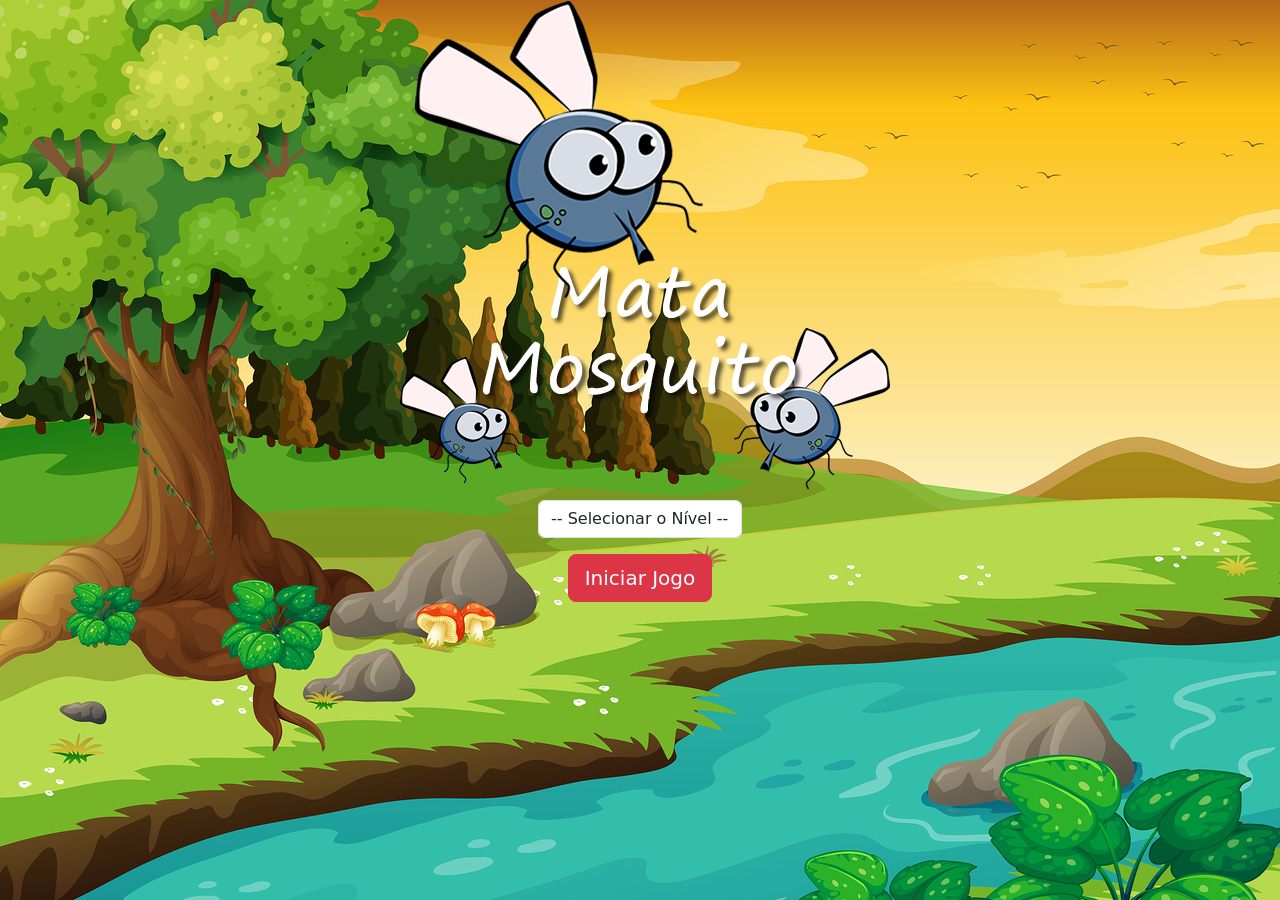
<file: index.html>
<!DOCTYPE html>
<html lang="en">
<head>
    <meta charset="UTF-8">
    <meta name="viewport" content="width=device-width, initial-scale=1.0">
    <title>Mata Mosquito</title>
    <link href="https://cdn.jsdelivr.net/npm/bootstrap@5.3.8/dist/css/bootstrap.min.css" rel="stylesheet" integrity="sha384-sRIl4kxILFvY47J16cr9ZwB07vP4J8+LH7qKQnuqkuIAvNWLzeN8tE5YBujZqJLB" crossorigin="anonymous">
    <link rel="stylesheet" href="estilo.css">
    <script>
       
        function iniciarJogo(){
            var nivel = document.getElementById('nivel').value   

            if (nivel === ''){
                alert("Selecione um nível para iniciar o jogo!")
                return false
            }
            window.location.href = "app.html?" + nivel
        }
    </script>
</head>
<body>
    <div class="container">
        <div class="row">
            <div class="col">
                <div class="d-flex justify-content-center">
                    <img src="imagens/game.png" alt="">
                </div>
            </div>
        </div>
        <div class="row">
            <div class="col">
                <div class="d-flex justify-content-center"> 
                    <div class="mb-3">
                        <select class="form-control" id="nivel">
                            <option value=""> -- Selecionar o Nível -- </option>
                            <option value="normal">Normal</option>
                            <option value="dificil">Difícil</option>
                            <option value="insano">Insano</option>
                        </select>
                    </div>
                </div>
            </div>
        </div>
        <div class="row">
            <div class="col">
                <div class="d-flex justify-content-center">
                    <button type="button" class="btn btn-danger btn-lg" onclick="iniciarJogo()">Iniciar Jogo</button>
                </div>
            </div>
        </div>
    </div>
</body>
</html>
</file>
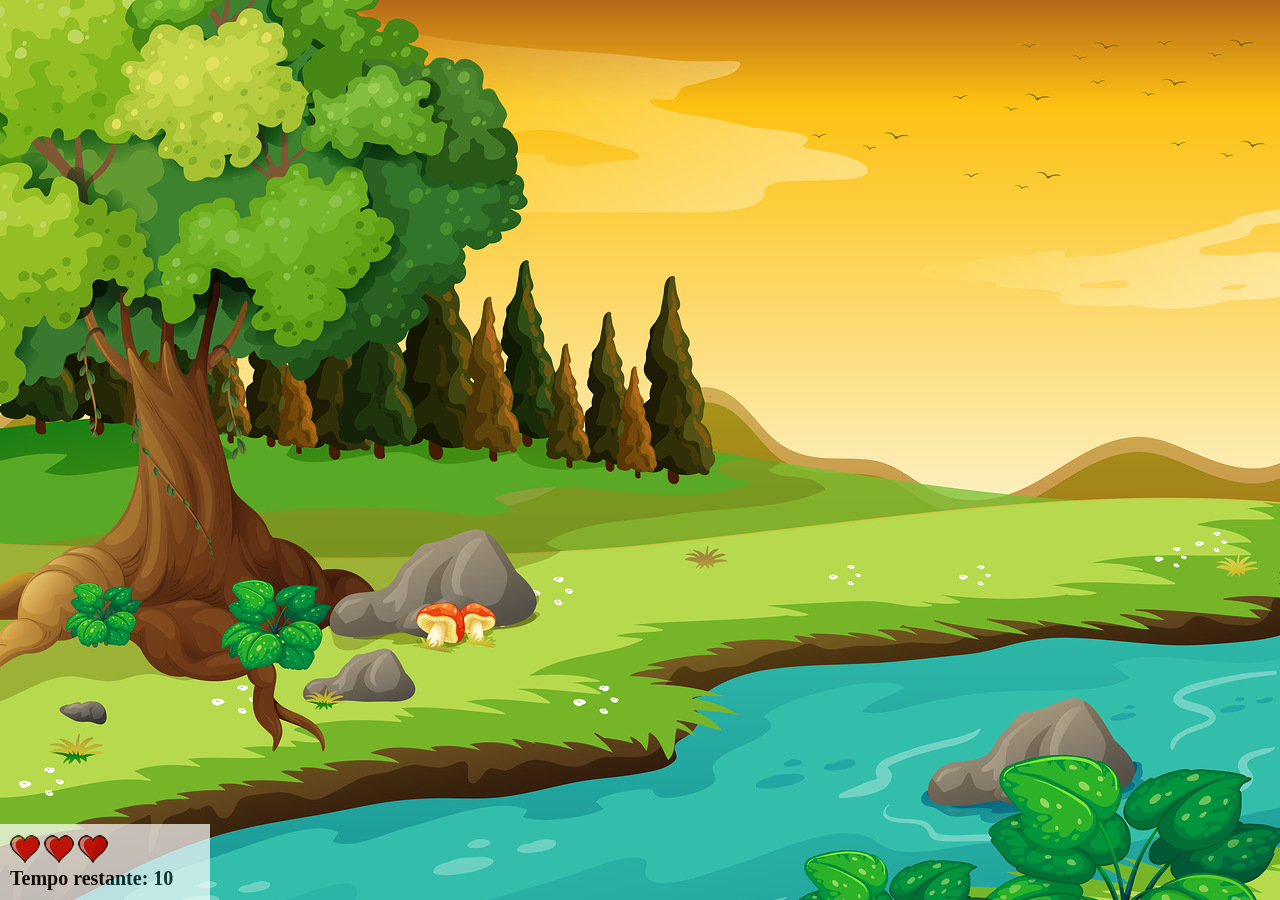
<file: app.html>
<!DOCTYPE html>
<html lang="pt-br">
<head>
    <meta charset="UTF-8">
    <meta name="viewport" content="width=device-width, initial-scale=1.0">
    <title>Document</title>
    <script src="jogo.js"></script>
    <link rel="stylesheet" href="estilo.css">
</head>
<body onresize="ajustaTamanhoPalcoJogo()">
    
    <div class="painel">
        <div class="vidas">
            <img id="v1" src="imagens/coracao_cheio.png">
            <img id="v2" src="imagens/coracao_cheio.png">
            <img id="v3" src="imagens/coracao_cheio.png">
        </div>
        <div class="cronometro">Tempo restante: <span id="cronometro"></span></div>
    </div>

    <script>
        document.getElementById('cronometro').innerHTML = tempo
        var criaMosquito = setInterval(function(){
           posicaoRandomica() 
        }, criaElementoTempo)
    </script>
</body>
</html>
</file>
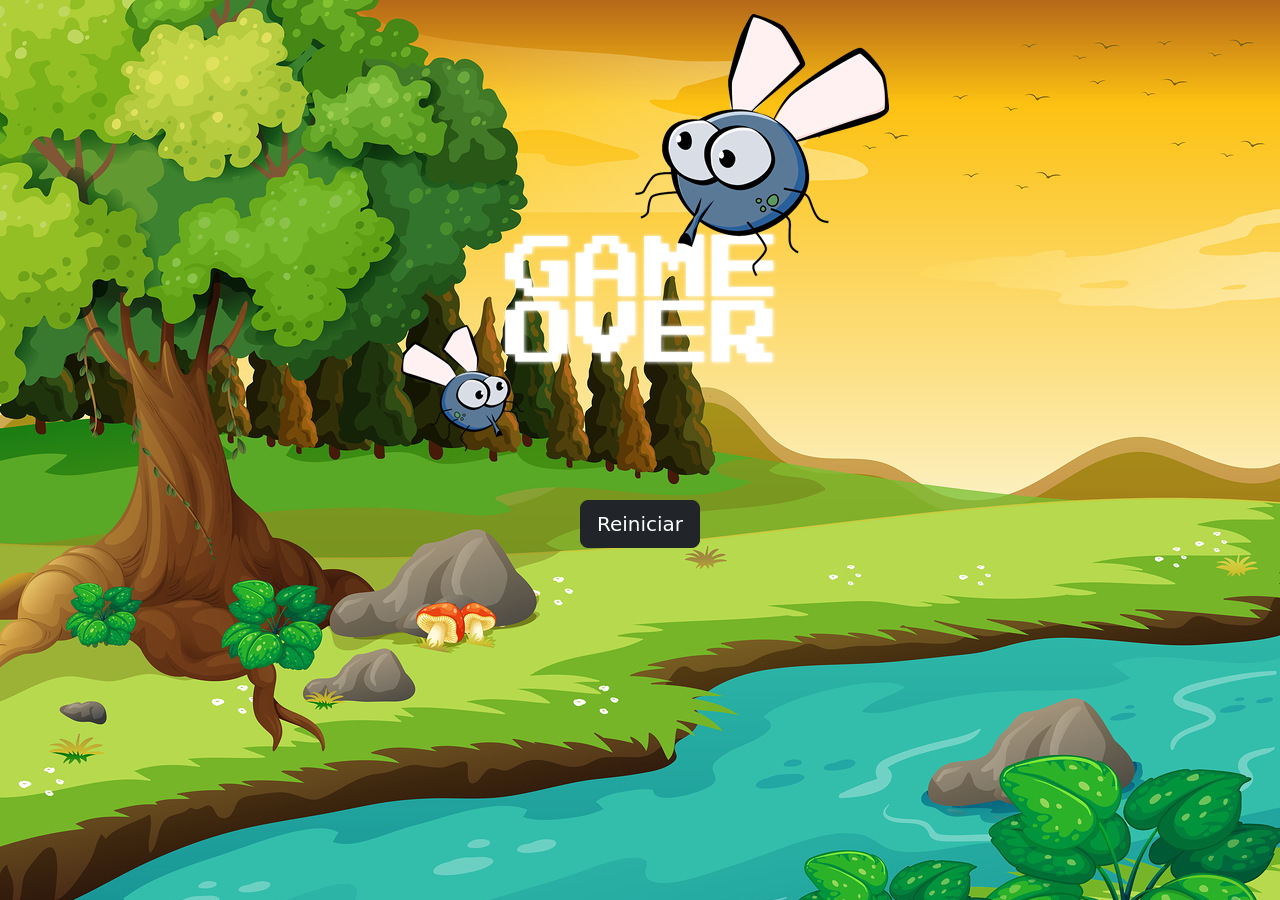
<file: fim_de_jogo.html>
<!DOCTYPE html>
<html lang="en">
<head>
    <meta charset="UTF-8">
    <meta name="viewport" content="width=device-width, initial-scale=1.0">
    <title>Fim de jogo</title>
    <link href="https://cdn.jsdelivr.net/npm/bootstrap@5.3.8/dist/css/bootstrap.min.css" rel="stylesheet" integrity="sha384-sRIl4kxILFvY47J16cr9ZwB07vP4J8+LH7qKQnuqkuIAvNWLzeN8tE5YBujZqJLB" crossorigin="anonymous">
    <link rel="stylesheet" href="estilo.css">
</head>
<body>
    <div class="container">
        <div class="row">
            <div class="col">
                <div class="d-flex justify-content-center">
                    <img src="imagens/game_over.png" alt="">
                </div>
            </div>
        </div>
        <div class="row">
            <div class="col">
                <div class="d-flex justify-content-center">
                    <button type="button" class="btn btn-dark btn-lg" onclick="window.location.href = 'index.html' ">Reiniciar</button>
                </div>
            </div>
        </div>
    </div>
    
</body>
</html>
</file>
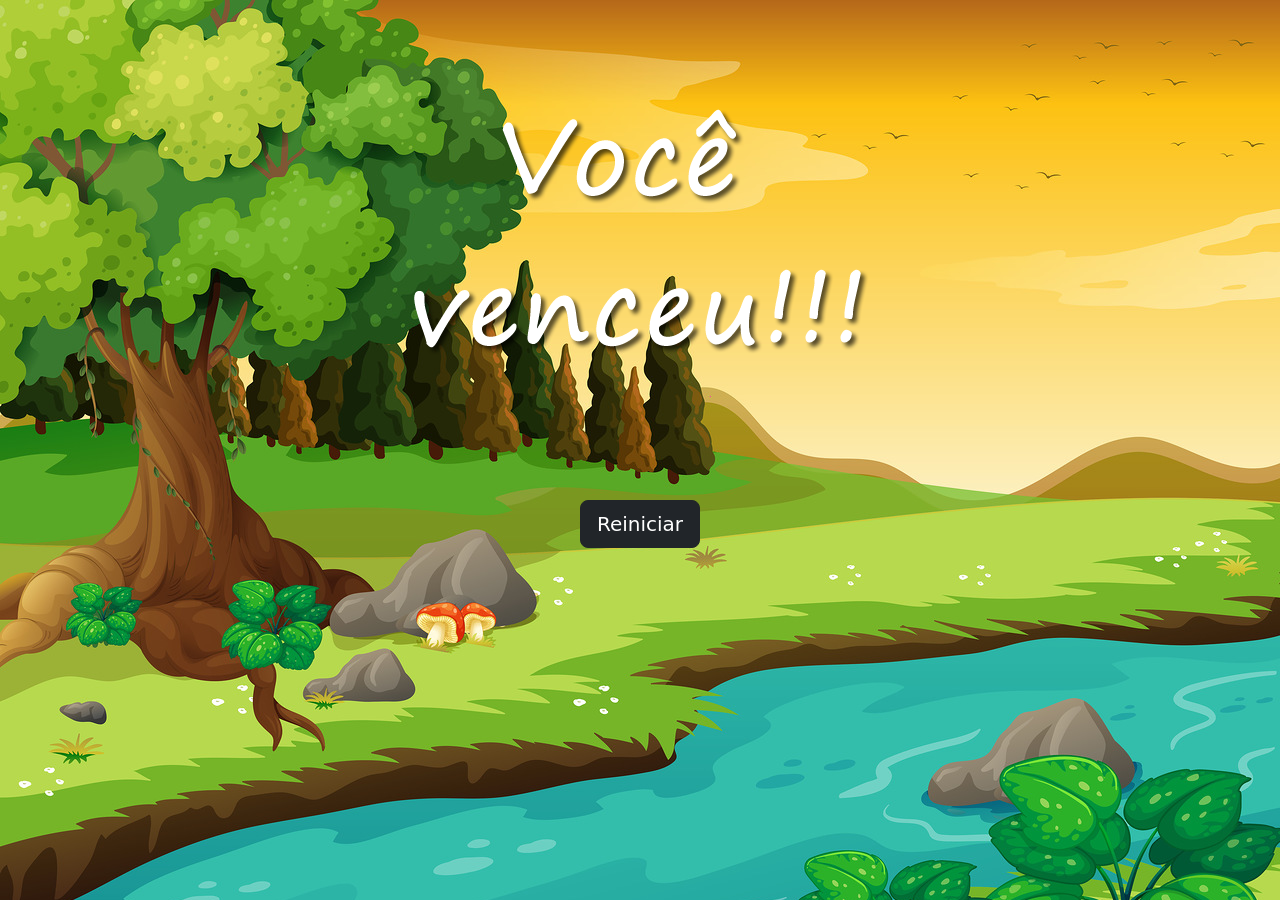
<file: vitoria.html>
<!DOCTYPE html>
<html lang="en">
<head>
    <meta charset="UTF-8">
    <meta name="viewport" content="width=device-width, initial-scale=1.0">
    <title>Mata Mosquito</title>
    <link href="https://cdn.jsdelivr.net/npm/bootstrap@5.3.8/dist/css/bootstrap.min.css" rel="stylesheet" integrity="sha384-sRIl4kxILFvY47J16cr9ZwB07vP4J8+LH7qKQnuqkuIAvNWLzeN8tE5YBujZqJLB" crossorigin="anonymous">
    <link rel="stylesheet" href="estilo.css">
</head>
<body>
    <div class="container">
        <div class="row">
            <div class="col">
                <div class="d-flex justify-content-center">
                    <img src="imagens/vitoria.png" alt="">
                </div>
            </div>
        </div>
        <div class="row">
            <div class="col">
                <div class="d-flex justify-content-center">
                    <button type="button" class="btn btn-dark btn-lg" onclick="window.location.href = 'index.html' ">Reiniciar</button>
                </div>
            </div>
        </div>
    </div>
</body>
</html>
</file>
<file: estilo.css>
html{
    cursor: url(imagens/mata_mosca.png) 30 30, auto;
}
body{
    background-image: url(imagens/bg.jpg);
    background-repeat: no-repeat;
    background-size: 100%;
}
.mosquito1{
    width: 50px;
    height: 50px;
}
.mosquito2{
    width: 70px;
    height: 70px;
}
.mosquito3{
    width: 90px;
    height: 90px;
}
.ladoA{
    transform: scaleX(1);
}
.ladoB{
    transform: scaleX(-1);
}
.painel{
    position: absolute;
    width:190px;
    padding: 10px;
    bottom:0px;
    left: 0px;
    border-top: solid 1px #fff;
    background-color: #fff;
    opacity: 0.7;
}
.vidas{
    float: left;
}
.cronometro{
    float: left;
    font-size: 20px;
    font-weight: bold;
}
</file>
